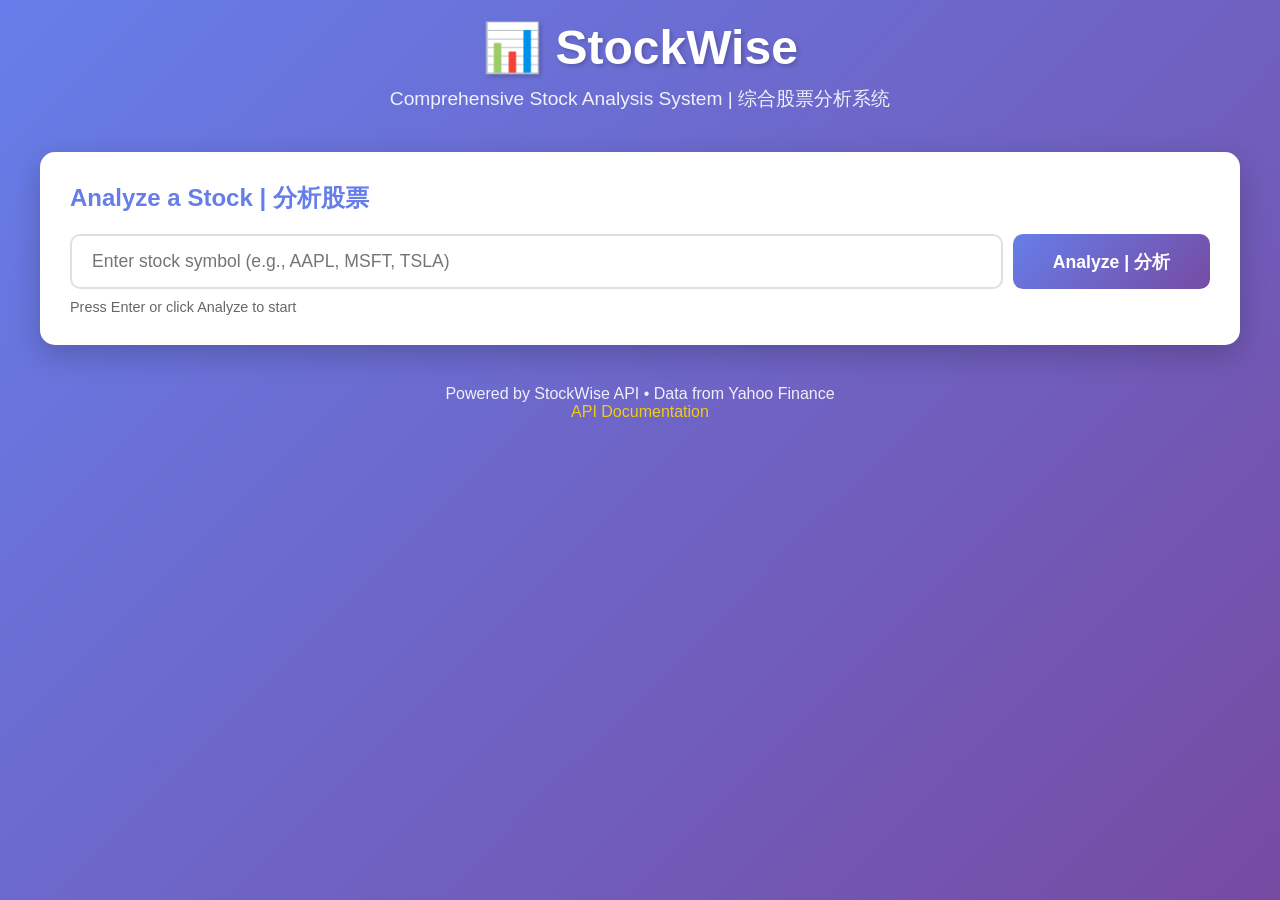
<file: static/index.html>
<!DOCTYPE html>
<html lang="en">
<head>
    <meta charset="UTF-8">
    <meta name="viewport" content="width=device-width, initial-scale=1.0">
    <title>StockWise - Stock Analysis</title>
    <link rel="stylesheet" href="/static/style.css">
</head>
<body>
    <div class="container">
        <header>
            <h1>📊 StockWise</h1>
            <p class="subtitle">Comprehensive Stock Analysis System | 综合股票分析系统</p>
        </header>

        <div class="input-section">
            <h2>Analyze a Stock | 分析股票</h2>
            <div class="input-group">
                <input 
                    type="text" 
                    id="symbolInput" 
                    placeholder="Enter stock symbol (e.g., AAPL, MSFT, TSLA)"
                    autocomplete="off"
                >
                <button id="analyzeBtn" onclick="analyzeStock()">
                    <span id="btnText">Analyze | 分析</span>
                    <span id="btnLoader" class="loader" style="display: none;"></span>
                </button>
            </div>
            <p class="hint">Press Enter or click Analyze to start</p>
        </div>

        <div id="results" style="display: none;">
            <div class="summary-section">
                <h2>Analysis Summary | 分析摘要</h2>
                <div class="company-info">
                    <h3 id="companyName"></h3>
                    <p id="symbolDisplay"></p>
                </div>
                
                <div class="score-card">
                    <div class="score-main">
                        <div class="score-value" id="overallScore">0</div>
                        <div class="score-label">Overall Score</div>
                    </div>
                    <div class="recommendation">
                        <div class="rec-badge" id="recBadge">HOLD</div>
                        <div class="rec-text">
                            <span id="recEn">Hold</span> | <span id="recZh">持有</span>
                        </div>
                        <div class="confidence" id="confidence">Medium Confidence</div>
                    </div>
                </div>

                <div class="category-scores">
                    <h3>Category Breakdown | 分类评分</h3>
                    <div class="score-bars">
                        <div class="score-bar-item">
                            <div class="score-bar-label">
                                <span>Fundamental | 基本面</span>
                                <span id="fundamentalScore">0</span>
                            </div>
                            <div class="score-bar">
                                <div class="score-bar-fill" id="fundamentalBar"></div>
                            </div>
                        </div>
                        <div class="score-bar-item">
                            <div class="score-bar-label">
                                <span>Valuation | 估值</span>
                                <span id="valuationScore">0</span>
                            </div>
                            <div class="score-bar">
                                <div class="score-bar-fill" id="valuationBar"></div>
                            </div>
                        </div>
                        <div class="score-bar-item">
                            <div class="score-bar-label">
                                <span>Technical | 技术</span>
                                <span id="technicalScore">0</span>
                            </div>
                            <div class="score-bar">
                                <div class="score-bar-fill" id="technicalBar"></div>
                            </div>
                        </div>
                        <div class="score-bar-item">
                            <div class="score-bar-label">
                                <span>Sentiment | 情绪</span>
                                <span id="sentimentScore">0</span>
                            </div>
                            <div class="score-bar">
                                <div class="score-bar-fill" id="sentimentBar"></div>
                            </div>
                        </div>
                        <div class="score-bar-item">
                            <div class="score-bar-label">
                                <span>Dividend | 分红</span>
                                <span id="dividendScore">0</span>
                            </div>
                            <div class="score-bar">
                                <div class="score-bar-fill" id="dividendBar"></div>
                            </div>
                        </div>
                    </div>
                </div>
            </div>

            <div class="details-section">
                <h2>Detailed Analysis | 详细分析</h2>
                <div id="questionsList"></div>
            </div>
        </div>

        <div id="error" class="error-message" style="display: none;"></div>

        <footer>
            <p>Powered by StockWise API • Data from Yahoo Finance</p>
            <p><a href="/docs" target="_blank">API Documentation</a></p>
        </footer>
    </div>

    <script src="/static/app.js"></script>
</body>
</html>
</file>
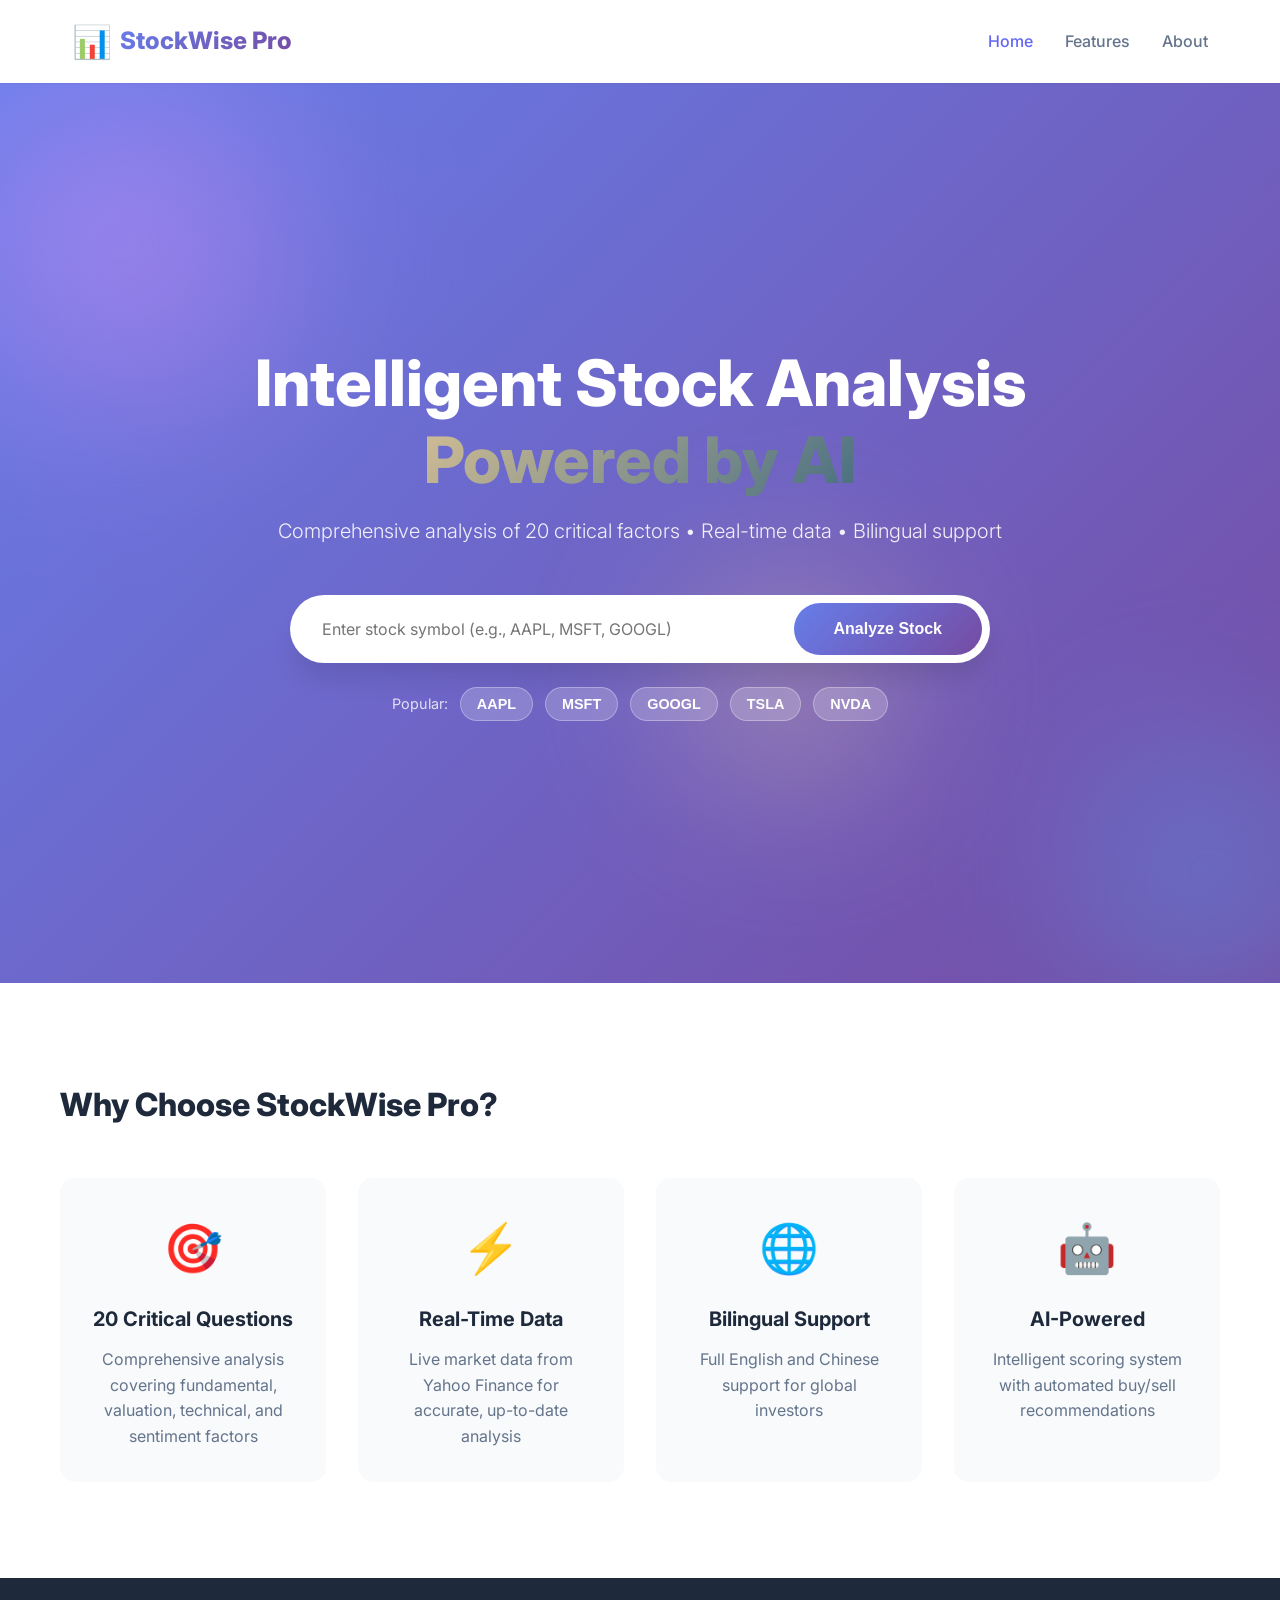
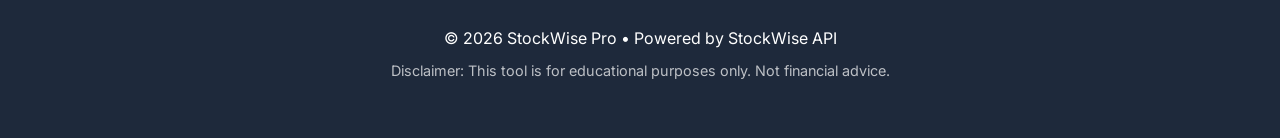
<file: webapp/index.html>
<!DOCTYPE html>
<html lang="en">

<head>
    <meta charset="UTF-8">
    <meta name="viewport" content="width=device-width, initial-scale=1.0">
    <title>StockWise Pro - Advanced Stock Analysis</title>
    <link rel="stylesheet" href="styles.css">
    <link rel="preconnect" href="https://fonts.googleapis.com">
    <link rel="preconnect" href="https://fonts.gstatic.com" crossorigin>
    <link href="https://fonts.googleapis.com/css2?family=Inter:wght@300;400;500;600;700;800&display=swap"
        rel="stylesheet">
</head>

<body>
    <!-- Navigation -->
    <nav class="navbar">
        <div class="nav-container">
            <div class="logo">
                <span class="logo-icon">📊</span>
                <span class="logo-text">StockWise Pro</span>
            </div>
            <div class="nav-links">
                <a href="#home" class="nav-link active">Home</a>
                <a href="#features" class="nav-link">Features</a>
                <a href="#about" class="nav-link">About</a>
            </div>
        </div>
    </nav>

    <!-- Hero Section -->
    <section class="hero" id="home">
        <div class="hero-content">
            <h1 class="hero-title">
                Intelligent Stock Analysis
                <span class="gradient-text">Powered by AI</span>
            </h1>
            <p class="hero-subtitle">
                Comprehensive analysis of 20 critical factors • Real-time data • Bilingual support
            </p>

            <!-- Search Bar -->
            <div class="search-container">
                <div class="search-box">
                    <input type="text" id="stockInput" class="search-input"
                        placeholder="Enter stock symbol (e.g., AAPL, MSFT, GOOGL)" autocomplete="off">
                    <button id="analyzeBtn" class="search-btn">
                        <span id="btnText">Analyze Stock</span>
                        <span id="btnLoader" class="spinner" style="display: none;"></span>
                    </button>
                </div>
                <div class="popular-stocks">
                    <span class="popular-label">Popular:</span>
                    <button class="stock-chip" data-symbol="AAPL">AAPL</button>
                    <button class="stock-chip" data-symbol="MSFT">MSFT</button>
                    <button class="stock-chip" data-symbol="GOOGL">GOOGL</button>
                    <button class="stock-chip" data-symbol="TSLA">TSLA</button>
                    <button class="stock-chip" data-symbol="NVDA">NVDA</button>
                </div>
            </div>
        </div>

        <!-- Animated Background -->
        <div class="hero-bg">
            <div class="gradient-orb orb-1"></div>
            <div class="gradient-orb orb-2"></div>
            <div class="gradient-orb orb-3"></div>
        </div>
    </section>

    <!-- Error Message -->
    <div id="errorContainer" class="error-container" style="display: none;">
        <div class="error-content">
            <span class="error-icon">⚠️</span>
            <span id="errorMessage"></span>
            <button class="error-close" onclick="closeError()">×</button>
        </div>
    </div>

    <!-- Results Section -->
    <section id="resultsSection" class="results-section" style="display: none;">
        <div class="container">
            <!-- Company Header -->
            <div class="company-header">
                <div class="company-info">
                    <h2 id="companyName" class="company-name">Loading...</h2>
                    <div class="company-meta">
                        <span id="stockSymbol" class="stock-symbol">---</span>
                        <span class="separator">•</span>
                        <span id="analysisTime" class="analysis-time">---</span>
                    </div>
                </div>
                <button class="new-search-btn" onclick="resetSearch()">
                    New Search
                </button>
            </div>

            <!-- Score Dashboard -->
            <div class="score-dashboard">
                <div class="score-main-card">
                    <div class="score-circle">
                        <svg class="score-ring" viewBox="0 0 200 200">
                            <circle class="score-ring-bg" cx="100" cy="100" r="85" />
                            <circle id="scoreRingProgress" class="score-ring-progress" cx="100" cy="100" r="85" />
                        </svg>
                        <div class="score-content">
                            <div id="overallScore" class="score-number">0</div>
                            <div class="score-label">Overall Score</div>
                        </div>
                    </div>

                    <div class="recommendation-card">
                        <div id="recommendationBadge" class="rec-badge">HOLD</div>
                        <div class="rec-details">
                            <div class="rec-text">
                                <span id="recEn">Hold</span>
                                <span class="rec-divider">|</span>
                                <span id="recZh">持有</span>
                            </div>
                            <div id="confidence" class="confidence-text">Medium Confidence</div>
                        </div>
                    </div>
                </div>

                <!-- Category Scores -->
                <div class="category-grid">
                    <div class="category-card">
                        <div class="category-header">
                            <span class="category-icon">📈</span>
                            <span class="category-name">Fundamental</span>
                        </div>
                        <div class="category-score" id="fundamentalScore">0</div>
                        <div class="category-bar">
                            <div id="fundamentalBar" class="category-bar-fill"></div>
                        </div>
                    </div>

                    <div class="category-card">
                        <div class="category-header">
                            <span class="category-icon">💰</span>
                            <span class="category-name">Valuation</span>
                        </div>
                        <div class="category-score" id="valuationScore">0</div>
                        <div class="category-bar">
                            <div id="valuationBar" class="category-bar-fill"></div>
                        </div>
                    </div>

                    <div class="category-card">
                        <div class="category-header">
                            <span class="category-icon">📊</span>
                            <span class="category-name">Technical</span>
                        </div>
                        <div class="category-score" id="technicalScore">0</div>
                        <div class="category-bar">
                            <div id="technicalBar" class="category-bar-fill"></div>
                        </div>
                    </div>

                    <div class="category-card">
                        <div class="category-header">
                            <span class="category-icon">📰</span>
                            <span class="category-name">Sentiment</span>
                        </div>
                        <div class="category-score" id="sentimentScore">0</div>
                        <div class="category-bar">
                            <div id="sentimentBar" class="category-bar-fill"></div>
                        </div>
                    </div>

                    <div class="category-card">
                        <div class="category-header">
                            <span class="category-icon">💵</span>
                            <span class="category-name">Dividend</span>
                        </div>
                        <div class="category-score" id="dividendScore">0</div>
                        <div class="category-bar">
                            <div id="dividendBar" class="category-bar-fill"></div>
                        </div>
                    </div>
                </div>
            </div>

            <!-- Detailed Analysis -->
            <div class="detailed-analysis">
                <h3 class="section-title">Detailed Analysis • 详细分析</h3>

                <!-- Tabs -->
                <div class="tabs">
                    <button class="tab active" data-tab="all">All Questions</button>
                    <button class="tab" data-tab="fundamental">Fundamental</button>
                    <button class="tab" data-tab="valuation">Valuation</button>
                    <button class="tab" data-tab="technical">Technical</button>
                    <button class="tab" data-tab="sentiment">Sentiment</button>
                </div>

                <!-- Questions List -->
                <div id="questionsList" class="questions-list"></div>
            </div>
        </div>
    </section>

    <!-- Features Section -->
    <section id="features" class="features-section">
        <div class="container">
            <h2 class="section-title">Why Choose StockWise Pro?</h2>
            <div class="features-grid">
                <div class="feature-card">
                    <div class="feature-icon">🎯</div>
                    <h3>20 Critical Questions</h3>
                    <p>Comprehensive analysis covering fundamental, valuation, technical, and sentiment factors</p>
                </div>
                <div class="feature-card">
                    <div class="feature-icon">⚡</div>
                    <h3>Real-Time Data</h3>
                    <p>Live market data from Yahoo Finance for accurate, up-to-date analysis</p>
                </div>
                <div class="feature-card">
                    <div class="feature-icon">🌐</div>
                    <h3>Bilingual Support</h3>
                    <p>Full English and Chinese support for global investors</p>
                </div>
                <div class="feature-card">
                    <div class="feature-icon">🤖</div>
                    <h3>AI-Powered</h3>
                    <p>Intelligent scoring system with automated buy/sell recommendations</p>
                </div>
            </div>
        </div>
    </section>

    <!-- Footer -->
    <footer class="footer">
        <div class="container">
            <p>© 2026 StockWise Pro • Powered by StockWise API</p>
            <p class="disclaimer">
                Disclaimer: This tool is for educational purposes only. Not financial advice.
            </p>
        </div>
    </footer>

    <script src="app.js"></script>
</body>

</html>
</file>
<file: static/style.css>
* {
    margin: 0;
    padding: 0;
    box-sizing: border-box;
}

body {
    font-family: -apple-system, BlinkMacSystemFont, 'Segoe UI', Roboto, Oxygen, Ubuntu, Cantarell, sans-serif;
    background: linear-gradient(135deg, #667eea 0%, #764ba2 100%);
    min-height: 100vh;
    padding: 20px;
    color: #333;
}

.container {
    max-width: 1200px;
    margin: 0 auto;
}

header {
    text-align: center;
    color: white;
    margin-bottom: 40px;
}

header h1 {
    font-size: 3em;
    margin-bottom: 10px;
    text-shadow: 2px 2px 4px rgba(0,0,0,0.2);
}

.subtitle {
    font-size: 1.2em;
    opacity: 0.9;
}

.input-section {
    background: white;
    padding: 30px;
    border-radius: 15px;
    box-shadow: 0 10px 30px rgba(0,0,0,0.2);
    margin-bottom: 30px;
}

.input-section h2 {
    margin-bottom: 20px;
    color: #667eea;
}

.input-group {
    display: flex;
    gap: 10px;
}

#symbolInput {
    flex: 1;
    padding: 15px 20px;
    font-size: 1.1em;
    border: 2px solid #e0e0e0;
    border-radius: 10px;
    transition: border-color 0.3s;
}

#symbolInput:focus {
    outline: none;
    border-color: #667eea;
}

#analyzeBtn {
    padding: 15px 40px;
    font-size: 1.1em;
    font-weight: bold;
    background: linear-gradient(135deg, #667eea 0%, #764ba2 100%);
    color: white;
    border: none;
    border-radius: 10px;
    cursor: pointer;
    transition: transform 0.2s, box-shadow 0.2s;
}

#analyzeBtn:hover {
    transform: translateY(-2px);
    box-shadow: 0 5px 15px rgba(102, 126, 234, 0.4);
}

#analyzeBtn:active {
    transform: translateY(0);
}

#analyzeBtn:disabled {
    opacity: 0.6;
    cursor: not-allowed;
}

.loader {
    border: 3px solid #f3f3f3;
    border-top: 3px solid #667eea;
    border-radius: 50%;
    width: 20px;
    height: 20px;
    animation: spin 1s linear infinite;
    display: inline-block;
}

@keyframes spin {
    0% { transform: rotate(0deg); }
    100% { transform: rotate(360deg); }
}

.hint {
    margin-top: 10px;
    color: #666;
    font-size: 0.9em;
}

#results {
    animation: fadeIn 0.5s;
}

@keyframes fadeIn {
    from { opacity: 0; transform: translateY(20px); }
    to { opacity: 1; transform: translateY(0); }
}

.summary-section, .details-section {
    background: white;
    padding: 30px;
    border-radius: 15px;
    box-shadow: 0 10px 30px rgba(0,0,0,0.2);
    margin-bottom: 30px;
}

.company-info {
    text-align: center;
    margin-bottom: 30px;
}

.company-info h3 {
    font-size: 2em;
    color: #333;
    margin-bottom: 5px;
}

.company-info p {
    color: #666;
    font-size: 1.2em;
}

.score-card {
    display: grid;
    grid-template-columns: 1fr 2fr;
    gap: 30px;
    padding: 30px;
    background: linear-gradient(135deg, #f5f7fa 0%, #c3cfe2 100%);
    border-radius: 15px;
    margin-bottom: 30px;
}

.score-main {
    text-align: center;
}

.score-value {
    font-size: 4em;
    font-weight: bold;
    background: linear-gradient(135deg, #667eea 0%, #764ba2 100%);
    -webkit-background-clip: text;
    -webkit-text-fill-color: transparent;
    background-clip: text;
}

.score-label {
    font-size: 1.1em;
    color: #666;
    margin-top: 10px;
}

.recommendation {
    display: flex;
    flex-direction: column;
    justify-content: center;
}

.rec-badge {
    display: inline-block;
    padding: 10px 20px;
    border-radius: 25px;
    font-weight: bold;
    font-size: 1.2em;
    margin-bottom: 15px;
    text-align: center;
}

.rec-badge.buy {
    background: #4caf50;
    color: white;
}

.rec-badge.strong-buy {
    background: #2e7d32;
    color: white;
}

.rec-badge.hold {
    background: #ff9800;
    color: white;
}

.rec-badge.sell {
    background: #f44336;
    color: white;
}

.rec-badge.strong-sell {
    background: #c62828;
    color: white;
}

.rec-text {
    font-size: 1.3em;
    font-weight: bold;
    margin-bottom: 10px;
}

.confidence {
    color: #666;
    font-size: 1em;
}

.category-scores h3 {
    margin-bottom: 20px;
    color: #667eea;
}

.score-bars {
    display: flex;
    flex-direction: column;
    gap: 15px;
}

.score-bar-item {
    display: flex;
    flex-direction: column;
    gap: 5px;
}

.score-bar-label {
    display: flex;
    justify-content: space-between;
    font-weight: 500;
    color: #333;
}

.score-bar {
    height: 30px;
    background: #e0e0e0;
    border-radius: 15px;
    overflow: hidden;
}

.score-bar-fill {
    height: 100%;
    background: linear-gradient(90deg, #667eea 0%, #764ba2 100%);
    border-radius: 15px;
    transition: width 1s ease-out;
    display: flex;
    align-items: center;
    justify-content: flex-end;
    padding-right: 10px;
    color: white;
    font-weight: bold;
}

.details-section h2 {
    margin-bottom: 20px;
    color: #667eea;
}

.question-item {
    padding: 20px;
    margin-bottom: 15px;
    background: #f9f9f9;
    border-left: 4px solid #667eea;
    border-radius: 8px;
}

.question-header {
    margin-bottom: 10px;
}

.question-en {
    font-weight: bold;
    color: #333;
    margin-bottom: 5px;
}

.question-zh {
    color: #666;
    font-style: italic;
}

.question-score {
    display: inline-block;
    padding: 5px 15px;
    background: #667eea;
    color: white;
    border-radius: 15px;
    font-weight: bold;
    margin-top: 10px;
}

.answer-details {
    margin-top: 15px;
    padding-left: 20px;
}

.answer-item {
    margin-bottom: 8px;
    color: #555;
}

.answer-key {
    font-weight: 600;
    color: #667eea;
}

.error-message {
    background: #f44336;
    color: white;
    padding: 20px;
    border-radius: 10px;
    margin-bottom: 20px;
    animation: shake 0.5s;
}

@keyframes shake {
    0%, 100% { transform: translateX(0); }
    25% { transform: translateX(-10px); }
    75% { transform: translateX(10px); }
}

footer {
    text-align: center;
    color: white;
    margin-top: 40px;
    opacity: 0.9;
}

footer a {
    color: #ffd700;
    text-decoration: none;
}

footer a:hover {
    text-decoration: underline;
}

@media (max-width: 768px) {
    .score-card {
        grid-template-columns: 1fr;
    }
    
    header h1 {
        font-size: 2em;
    }
    
    .input-group {
        flex-direction: column;
    }
}
</file>
<file: webapp/styles.css>
/* Reset and Base Styles */
* {
    margin: 0;
    padding: 0;
    box-sizing: border-box;
}

:root {
    --primary: #6366f1;
    --primary-dark: #4f46e5;
    --secondary: #8b5cf6;
    --success: #10b981;
    --warning: #f59e0b;
    --danger: #ef4444;
    --dark: #1e293b;
    --light: #f8fafc;
    --gray: #64748b;
    --gradient-1: linear-gradient(135deg, #667eea 0%, #764ba2 100%);
    --gradient-2: linear-gradient(135deg, #f093fb 0%, #f5576c 100%);
    --gradient-3: linear-gradient(135deg, #4facfe 0%, #00f2fe 100%);
    --shadow-sm: 0 1px 2px 0 rgba(0, 0, 0, 0.05);
    --shadow-md: 0 4px 6px -1px rgba(0, 0, 0, 0.1);
    --shadow-lg: 0 10px 15px -3px rgba(0, 0, 0, 0.1);
    --shadow-xl: 0 20px 25px -5px rgba(0, 0, 0, 0.1);
}

body {
    font-family: 'Inter', -apple-system, BlinkMacSystemFont, 'Segoe UI', sans-serif;
    background: var(--light);
    color: var(--dark);
    line-height: 1.6;
    overflow-x: hidden;
}

.container {
    max-width: 1200px;
    margin: 0 auto;
    padding: 0 20px;
}

/* Navigation */
.navbar {
    background: rgba(255, 255, 255, 0.95);
    backdrop-filter: blur(10px);
    box-shadow: var(--shadow-sm);
    position: sticky;
    top: 0;
    z-index: 1000;
}

.nav-container {
    max-width: 1200px;
    margin: 0 auto;
    padding: 1rem 2rem;
    display: flex;
    justify-content: space-between;
    align-items: center;
}

.logo {
    display: flex;
    align-items: center;
    gap: 0.5rem;
    font-size: 1.5rem;
    font-weight: 800;
}

.logo-icon {
    font-size: 2rem;
}

.logo-text {
    background: var(--gradient-1);
    -webkit-background-clip: text;
    -webkit-text-fill-color: transparent;
    background-clip: text;
}

.nav-links {
    display: flex;
    gap: 2rem;
}

.nav-link {
    text-decoration: none;
    color: var(--gray);
    font-weight: 500;
    transition: color 0.3s;
}

.nav-link:hover,
.nav-link.active {
    color: var(--primary);
}

/* Hero Section */
.hero {
    position: relative;
    min-height: 100vh;
    display: flex;
    align-items: center;
    justify-content: center;
    overflow: hidden;
    background: linear-gradient(135deg, #667eea 0%, #764ba2 100%);
}

.hero-content {
    position: relative;
    z-index: 10;
    text-align: center;
    color: white;
    padding: 2rem;
    max-width: 900px;
}

.hero-title {
    font-size: clamp(2.5rem, 5vw, 4rem);
    font-weight: 800;
    margin-bottom: 1rem;
    line-height: 1.2;
}

.gradient-text {
    display: block;
    background: linear-gradient(135deg, #ffd89b 0%, #19547b 100%);
    -webkit-background-clip: text;
    -webkit-text-fill-color: transparent;
    background-clip: text;
}

.hero-subtitle {
    font-size: 1.25rem;
    opacity: 0.9;
    margin-bottom: 3rem;
    font-weight: 300;
}

/* Search Container */
.search-container {
    max-width: 700px;
    margin: 0 auto;
}

.search-box {
    display: flex;
    gap: 1rem;
    background: white;
    padding: 0.5rem;
    border-radius: 50px;
    box-shadow: var(--shadow-xl);
}

.search-input {
    flex: 1;
    border: none;
    outline: none;
    padding: 1rem 1.5rem;
    font-size: 1rem;
    font-family: inherit;
    background: transparent;
}

.search-btn {
    background: var(--gradient-1);
    color: white;
    border: none;
    padding: 1rem 2.5rem;
    border-radius: 50px;
    font-size: 1rem;
    font-weight: 600;
    cursor: pointer;
    transition: transform 0.2s, box-shadow 0.2s;
    white-space: nowrap;
}

.search-btn:hover:not(:disabled) {
    transform: translateY(-2px);
    box-shadow: 0 10px 20px rgba(102, 126, 234, 0.4);
}

.search-btn:disabled {
    opacity: 0.7;
    cursor: not-allowed;
}

.spinner {
    border: 3px solid rgba(255, 255, 255, 0.3);
    border-top: 3px solid white;
    border-radius: 50%;
    width: 20px;
    height: 20px;
    animation: spin 1s linear infinite;
    display: inline-block;
}

@keyframes spin {
    0% {
        transform: rotate(0deg);
    }

    100% {
        transform: rotate(360deg);
    }
}

.popular-stocks {
    display: flex;
    align-items: center;
    gap: 0.75rem;
    margin-top: 1.5rem;
    flex-wrap: wrap;
    justify-content: center;
}

.popular-label {
    color: rgba(255, 255, 255, 0.8);
    font-size: 0.9rem;
}

.stock-chip {
    background: rgba(255, 255, 255, 0.2);
    backdrop-filter: blur(10px);
    color: white;
    border: 1px solid rgba(255, 255, 255, 0.3);
    padding: 0.5rem 1rem;
    border-radius: 20px;
    font-size: 0.9rem;
    font-weight: 600;
    cursor: pointer;
    transition: all 0.3s;
}

.stock-chip:hover {
    background: rgba(255, 255, 255, 0.3);
    transform: translateY(-2px);
}

/* Animated Background */
.hero-bg {
    position: absolute;
    width: 100%;
    height: 100%;
    overflow: hidden;
}

.gradient-orb {
    position: absolute;
    border-radius: 50%;
    filter: blur(80px);
    opacity: 0.5;
    animation: float 20s infinite ease-in-out;
}

.orb-1 {
    width: 500px;
    height: 500px;
    background: radial-gradient(circle, #f093fb 0%, transparent 70%);
    top: -10%;
    left: -10%;
    animation-delay: 0s;
}

.orb-2 {
    width: 400px;
    height: 400px;
    background: radial-gradient(circle, #4facfe 0%, transparent 70%);
    bottom: -10%;
    right: -10%;
    animation-delay: 7s;
}

.orb-3 {
    width: 300px;
    height: 300px;
    background: radial-gradient(circle, #ffd89b 0%, transparent 70%);
    top: 50%;
    left: 50%;
    animation-delay: 14s;
}

@keyframes float {

    0%,
    100% {
        transform: translate(0, 0) scale(1);
    }

    33% {
        transform: translate(50px, -50px) scale(1.1);
    }

    66% {
        transform: translate(-50px, 50px) scale(0.9);
    }
}

/* Error Container */
.error-container {
    position: fixed;
    top: 100px;
    left: 50%;
    transform: translateX(-50%);
    z-index: 2000;
    animation: slideDown 0.3s ease-out;
}

@keyframes slideDown {
    from {
        opacity: 0;
        transform: translateX(-50%) translateY(-20px);
    }

    to {
        opacity: 1;
        transform: translateX(-50%) translateY(0);
    }
}

.error-content {
    background: var(--danger);
    color: white;
    padding: 1rem 2rem;
    border-radius: 10px;
    box-shadow: var(--shadow-xl);
    display: flex;
    align-items: center;
    gap: 1rem;
    min-width: 400px;
}

.error-icon {
    font-size: 1.5rem;
}

.error-close {
    background: none;
    border: none;
    color: white;
    font-size: 1.5rem;
    cursor: pointer;
    margin-left: auto;
}

/* Results Section */
.results-section {
    padding: 4rem 0;
    animation: fadeIn 0.5s ease-out;
}

@keyframes fadeIn {
    from {
        opacity: 0;
        transform: translateY(20px);
    }

    to {
        opacity: 1;
        transform: translateY(0);
    }
}

.company-header {
    display: flex;
    justify-content: space-between;
    align-items: center;
    margin-bottom: 2rem;
    flex-wrap: wrap;
    gap: 1rem;
}

.company-name {
    font-size: 2.5rem;
    font-weight: 800;
    color: var(--dark);
    margin-bottom: 0.5rem;
}

.company-meta {
    display: flex;
    align-items: center;
    gap: 0.75rem;
    color: var(--gray);
    font-size: 1rem;
}

.stock-symbol {
    background: var(--gradient-1);
    color: white;
    padding: 0.25rem 0.75rem;
    border-radius: 20px;
    font-weight: 600;
}

.new-search-btn {
    background: white;
    border: 2px solid var(--primary);
    color: var(--primary);
    padding: 0.75rem 1.5rem;
    border-radius: 25px;
    font-weight: 600;
    cursor: pointer;
    transition: all 0.3s;
}

.new-search-btn:hover {
    background: var(--primary);
    color: white;
    transform: translateY(-2px);
}

/* Score Dashboard */
.score-dashboard {
    background: white;
    border-radius: 20px;
    padding: 2rem;
    box-shadow: var(--shadow-lg);
    margin-bottom: 2rem;
}

.score-main-card {
    display: grid;
    grid-template-columns: 1fr 1fr;
    gap: 3rem;
    margin-bottom: 3rem;
    padding-bottom: 2rem;
    border-bottom: 2px solid var(--light);
}

.score-circle {
    position: relative;
    width: 250px;
    height: 250px;
    margin: 0 auto;
}

.score-ring {
    width: 100%;
    height: 100%;
    transform: rotate(-90deg);
}

.score-ring-bg {
    fill: none;
    stroke: var(--light);
    stroke-width: 15;
}

.score-ring-progress {
    fill: none;
    stroke: url(#scoreGradient);
    stroke-width: 15;
    stroke-linecap: round;
    stroke-dasharray: 534;
    stroke-dashoffset: 534;
    transition: stroke-dashoffset 1.5s ease-out;
}

.score-content {
    position: absolute;
    top: 50%;
    left: 50%;
    transform: translate(-50%, -50%);
    text-align: center;
}

.score-number {
    font-size: 4rem;
    font-weight: 800;
    background: var(--gradient-1);
    -webkit-background-clip: text;
    -webkit-text-fill-color: transparent;
    background-clip: text;
}

.score-label {
    font-size: 1rem;
    color: var(--gray);
    font-weight: 500;
}

.recommendation-card {
    display: flex;
    flex-direction: column;
    justify-content: center;
    gap: 1.5rem;
}

.rec-badge {
    display: inline-block;
    padding: 1rem 2rem;
    border-radius: 50px;
    font-size: 1.5rem;
    font-weight: 800;
    text-align: center;
    color: white;
    box-shadow: var(--shadow-md);
}

.rec-badge.strong-buy {
    background: linear-gradient(135deg, #10b981 0%, #059669 100%);
}

.rec-badge.buy {
    background: linear-gradient(135deg, #34d399 0%, #10b981 100%);
}

.rec-badge.hold {
    background: linear-gradient(135deg, #fbbf24 0%, #f59e0b 100%);
}

.rec-badge.sell {
    background: linear-gradient(135deg, #fb923c 0%, #f97316 100%);
}

.rec-badge.strong-sell {
    background: linear-gradient(135deg, #ef4444 0%, #dc2626 100%);
}

.rec-text {
    font-size: 1.5rem;
    font-weight: 700;
    color: var(--dark);
}

.rec-divider {
    color: var(--gray);
    margin: 0 0.5rem;
}

.confidence-text {
    color: var(--gray);
    font-size: 1.1rem;
}

/* Category Grid */
.category-grid {
    display: grid;
    grid-template-columns: repeat(auto-fit, minmax(200px, 1fr));
    gap: 1.5rem;
}

.category-card {
    background: linear-gradient(135deg, #f8fafc 0%, #e2e8f0 100%);
    padding: 1.5rem;
    border-radius: 15px;
    transition: transform 0.3s, box-shadow 0.3s;
}

.category-card:hover {
    transform: translateY(-5px);
    box-shadow: var(--shadow-lg);
}

.category-header {
    display: flex;
    align-items: center;
    gap: 0.5rem;
    margin-bottom: 1rem;
}

.category-icon {
    font-size: 1.5rem;
}

.category-name {
    font-weight: 600;
    color: var(--dark);
}

.category-score {
    font-size: 2.5rem;
    font-weight: 800;
    background: var(--gradient-1);
    -webkit-background-clip: text;
    -webkit-text-fill-color: transparent;
    background-clip: text;
    margin-bottom: 0.75rem;
}

.category-bar {
    height: 8px;
    background: rgba(0, 0, 0, 0.1);
    border-radius: 10px;
    overflow: hidden;
}

.category-bar-fill {
    height: 100%;
    background: var(--gradient-1);
    border-radius: 10px;
    transition: width 1s ease-out;
}

/* Detailed Analysis */
.detailed-analysis {
    background: white;
    border-radius: 20px;
    padding: 2rem;
    box-shadow: var(--shadow-lg);
}

.section-title {
    font-size: 2rem;
    font-weight: 800;
    margin-bottom: 2rem;
    color: var(--dark);
}

.tabs {
    display: flex;
    gap: 1rem;
    margin-bottom: 2rem;
    flex-wrap: wrap;
}

.tab {
    background: transparent;
    border: 2px solid var(--light);
    color: var(--gray);
    padding: 0.75rem 1.5rem;
    border-radius: 25px;
    font-weight: 600;
    cursor: pointer;
    transition: all 0.3s;
}

.tab:hover {
    border-color: var(--primary);
    color: var(--primary);
}

.tab.active {
    background: var(--gradient-1);
    border-color: transparent;
    color: white;
}

.questions-list {
    display: flex;
    flex-direction: column;
    gap: 1.5rem;
}

.question-card {
    background: var(--light);
    padding: 1.5rem;
    border-radius: 15px;
    border-left: 4px solid var(--primary);
    transition: transform 0.3s;
}

.question-card:hover {
    transform: translateX(5px);
}

.question-header {
    margin-bottom: 1rem;
}

.question-number {
    color: var(--primary);
    font-weight: 700;
    margin-right: 0.5rem;
}

.question-en {
    font-weight: 600;
    color: var(--dark);
    margin-bottom: 0.5rem;
}

.question-zh {
    color: var(--gray);
    font-style: italic;
}

.question-score-badge {
    display: inline-block;
    background: var(--gradient-1);
    color: white;
    padding: 0.25rem 0.75rem;
    border-radius: 15px;
    font-size: 0.9rem;
    font-weight: 600;
    margin-top: 0.5rem;
}

.answer-section {
    margin-top: 1rem;
    padding-top: 1rem;
    border-top: 1px solid rgba(0, 0, 0, 0.1);
}

.answer-item {
    margin-bottom: 0.5rem;
    color: var(--dark);
}

.answer-key {
    font-weight: 600;
    color: var(--primary);
}

/* Features Section */
.features-section {
    padding: 6rem 0;
    background: white;
}

.features-grid {
    display: grid;
    grid-template-columns: repeat(auto-fit, minmax(250px, 1fr));
    gap: 2rem;
    margin-top: 3rem;
}

.feature-card {
    text-align: center;
    padding: 2rem;
    border-radius: 15px;
    background: var(--light);
    transition: transform 0.3s, box-shadow 0.3s;
}

.feature-card:hover {
    transform: translateY(-10px);
    box-shadow: var(--shadow-xl);
}

.feature-icon {
    font-size: 3rem;
    margin-bottom: 1rem;
}

.feature-card h3 {
    font-size: 1.25rem;
    margin-bottom: 0.75rem;
    color: var(--dark);
}

.feature-card p {
    color: var(--gray);
    line-height: 1.6;
}

/* Footer */
.footer {
    background: var(--dark);
    color: white;
    padding: 3rem 0;
    text-align: center;
}

.footer p {
    margin-bottom: 0.5rem;
}

.disclaimer {
    opacity: 0.7;
    font-size: 0.9rem;
}

/* Responsive */
@media (max-width: 768px) {
    .score-main-card {
        grid-template-columns: 1fr;
    }

    .hero-title {
        font-size: 2rem;
    }

    .search-box {
        flex-direction: column;
    }

    .search-btn {
        width: 100%;
    }

    .nav-links {
        display: none;
    }
}
</file>
